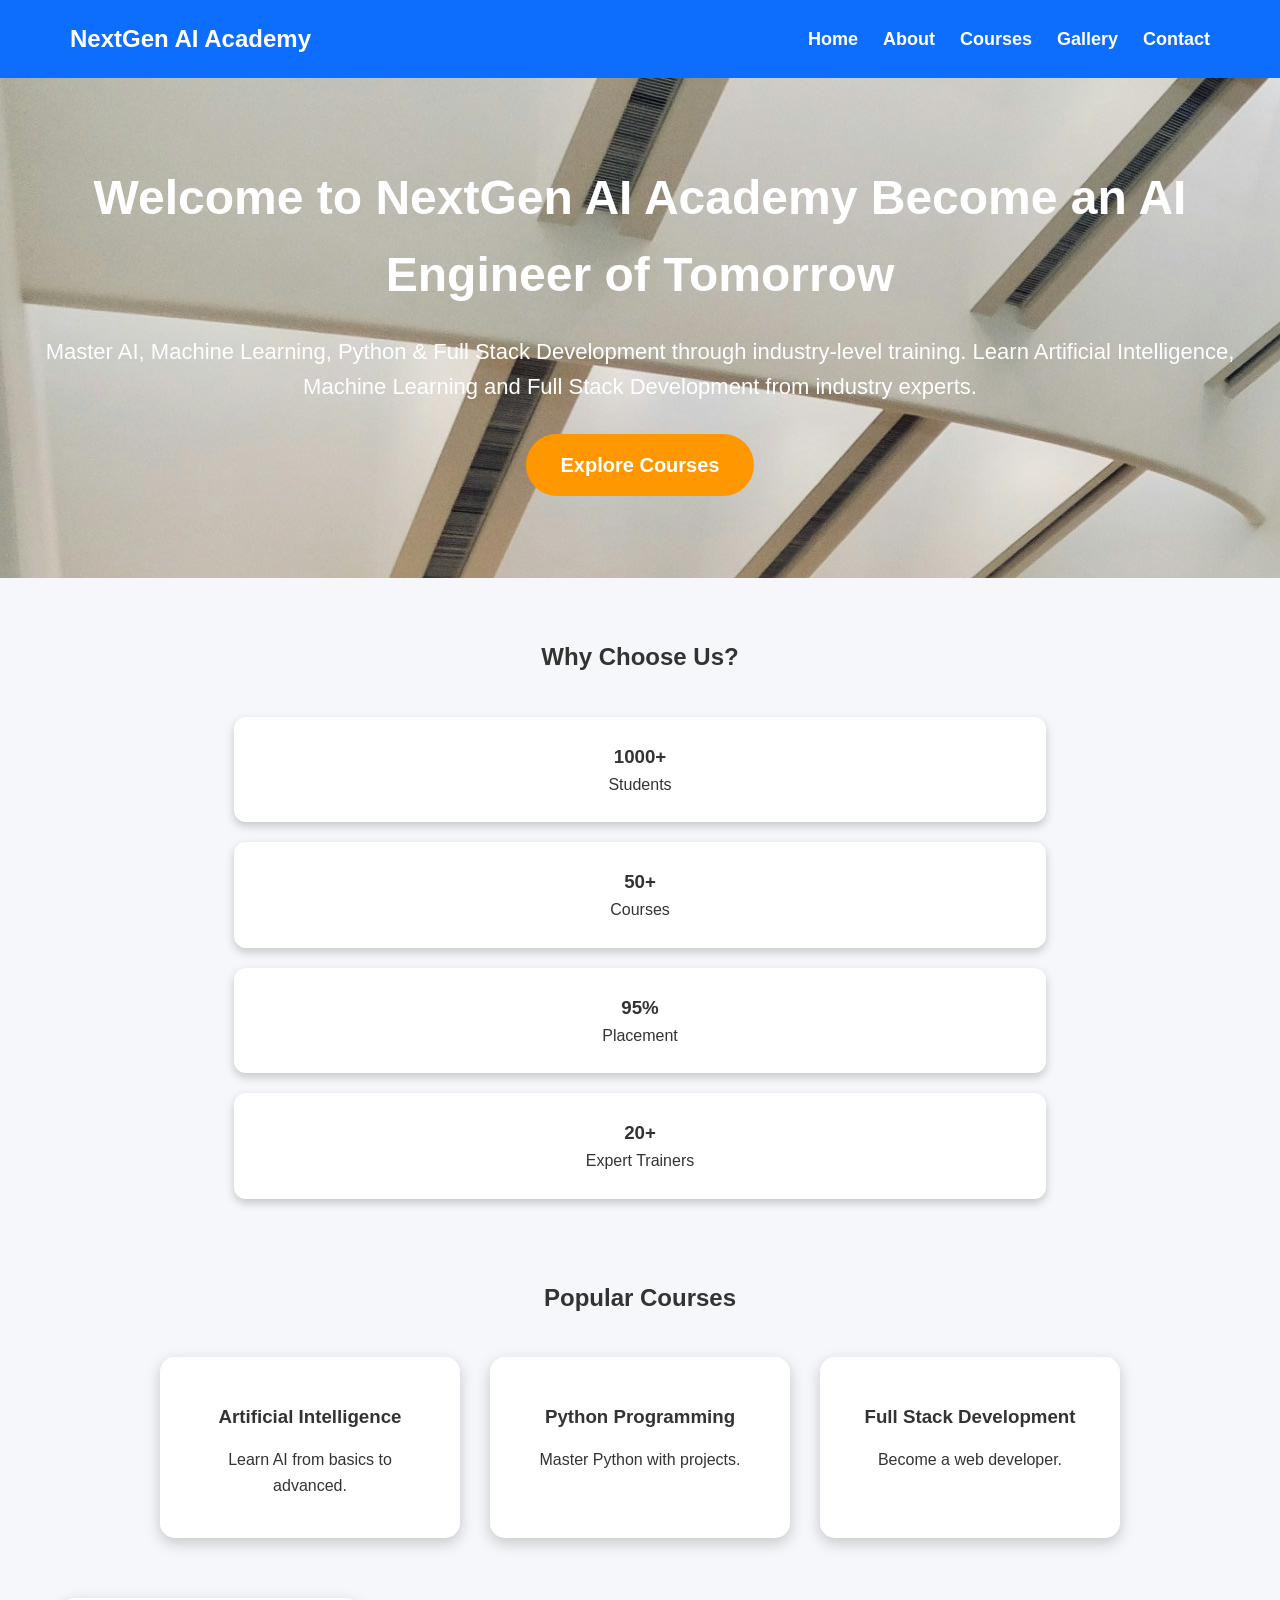
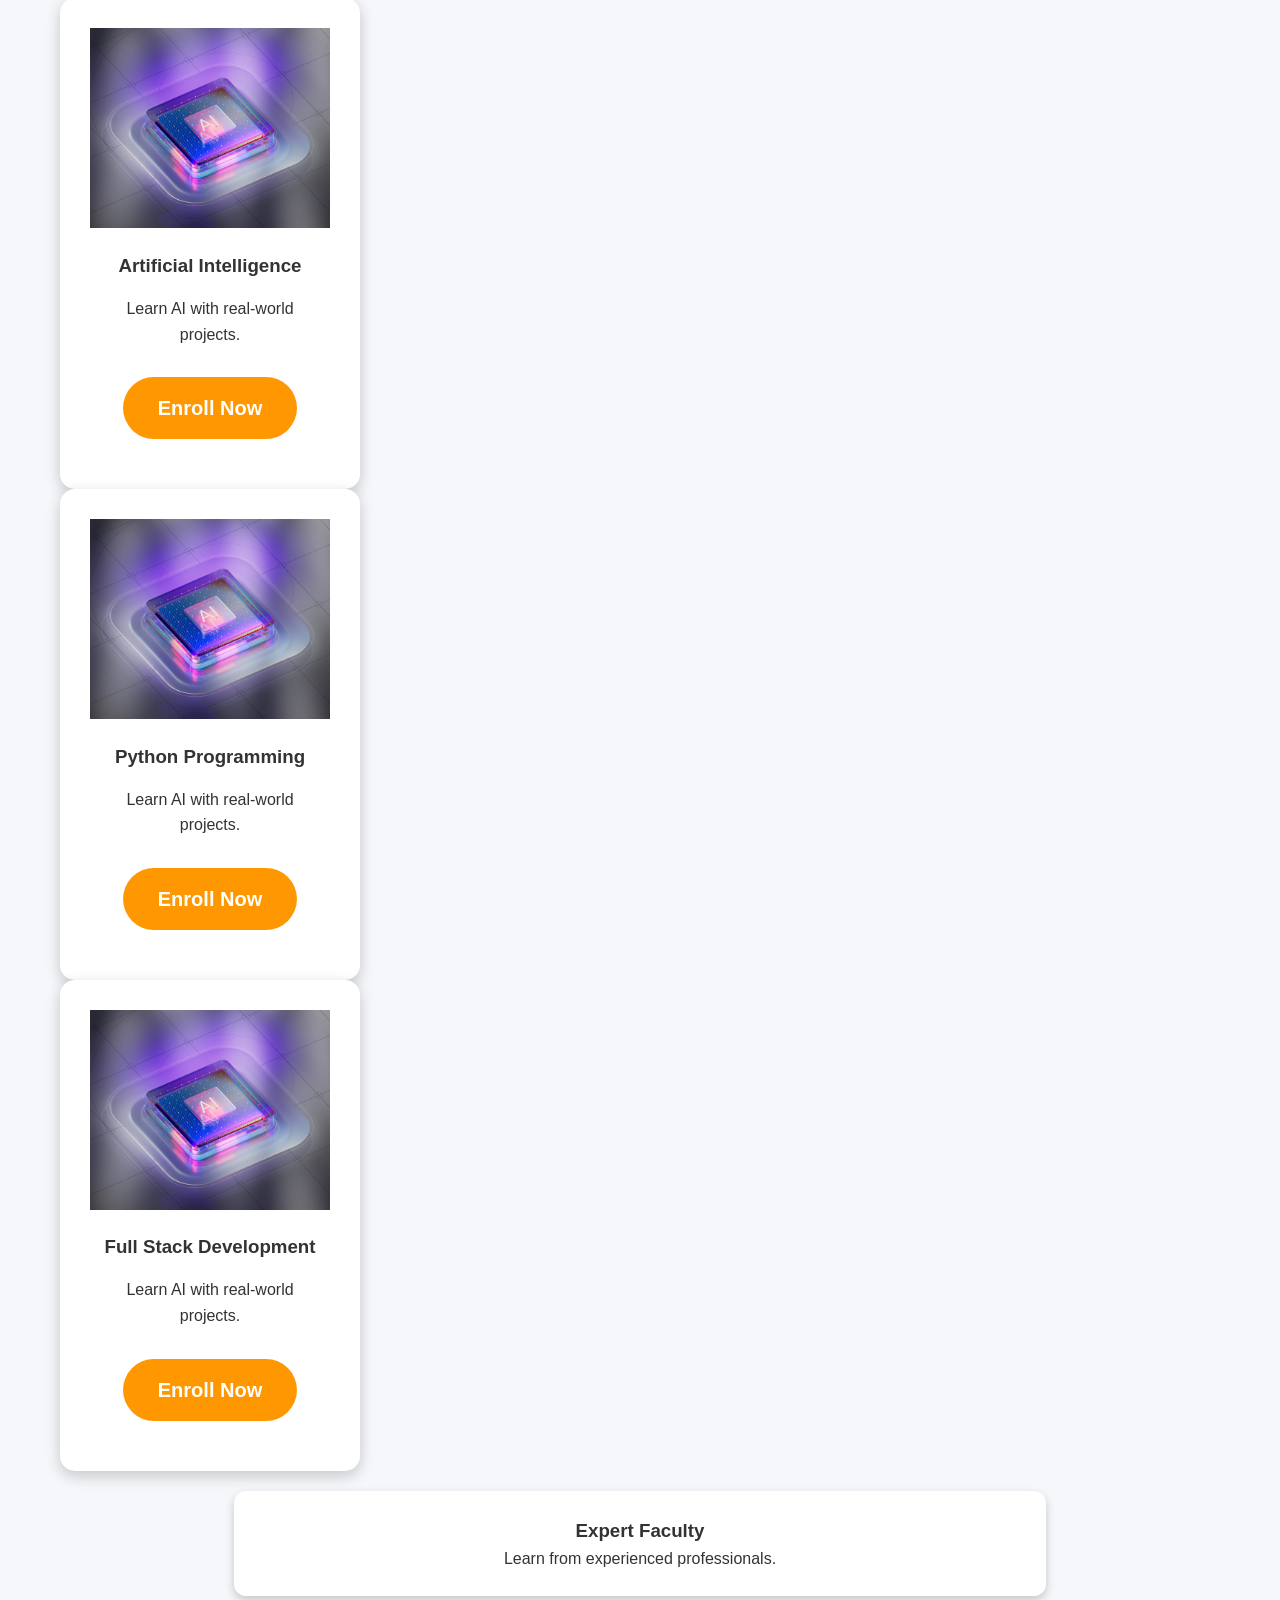
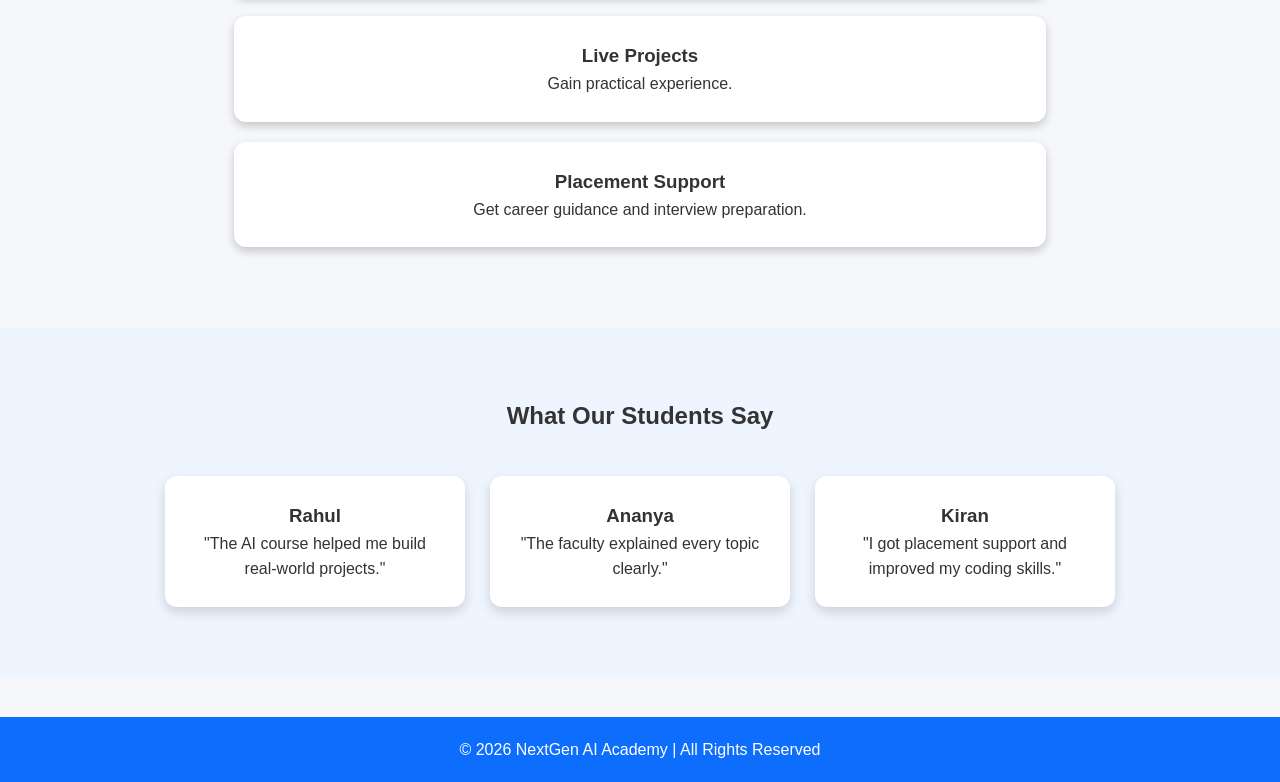
<file: index.html>
<!DOCTYPE html>
<html lang="en">

<head>

    <title>NextGen AI Academy</title>

    <meta name="description" content="Best AI, ML and Full Stack Development Institute">

    <meta name="keywords" content="AI, Machine Learning, Python, Full Stack">

    <meta name="author" content="Your Name">

    <meta charset="UTF-8">

    <meta name="viewport" content="width=device-width, initial-scale=1.0">

    <link rel="stylesheet" href="css/style.css">

</head>

<body>
    <header>
        <nav>
            <h2>NextGen AI Academy</h2>

            <ul>
                <li><a href="index.html">Home</a></li>
                <li><a href="about.html">About</a></li>
                <li><a href="courses.html">Courses</a></li>
                <li><a href="gallery.html">Gallery</a></li>
                <li><a href="contact.html">Contact</a></li>
            </ul>
        </nav>
    </header>
    <section class="hero">

        <h1>Welcome to NextGen AI Academy

            Become an AI Engineer of Tomorrow
        </h1>

        <p>
            Master AI, Machine Learning,
            Python & Full Stack Development
            through industry-level training.

            Learn Artificial Intelligence,
            Machine Learning and Full Stack Development
            from industry experts.
        </p>

        <a href="courses.html" class="btn">
            Explore Courses
        </a>

    </section>
    <section class="features">

        <h2>Why Choose Us?</h2>

        <div class="feature-card">
            <h3>1000+</h3>
            <p>Students</p>
        </div>

        <div class="feature-card">
            <h3>50+</h3>
            <p>Courses</p>
        </div>

        <div class="feature-card">
            <h3>95%</h3>
            <p>Placement</p>
        </div>

        <div class="feature-card">
            <h3>20+</h3>
            <p>Expert Trainers</p>
        </div>

        <section class="courses">

            <h2>Popular Courses</h2>

            <div class="course-container">

                <div class="course-card">

                    <h3>Artificial Intelligence</h3>

                    <p>Learn AI from basics to advanced.</p>

                </div>

                <div class="course-card">

                    <h3>Python Programming</h3>

                    <p>Master Python with projects.</p>

                </div>

                <div class="course-card">

                    <h3>Full Stack Development</h3>

                    <p>Become a web developer.</p>

                </div>

            </div>

        </section>

        <div class="course-card">

            <img src="images/ai.jpg" alt="Artificial Intelligence">

            <h3>Artificial Intelligence</h3>

            <p>Learn AI with real-world projects.</p>

            <a href="courses.html" class="btn">Enroll Now</a>

        </div>


        <div class="course-card">

            <img src="images/ai.jpg" alt="Python Programming">

            <h3>Python Programming</h3>

            <p>Learn AI with real-world projects.</p>

            <a href="courses.html" class="btn">Enroll Now</a>

        </div>


        <div class="course-card">

            <img src="images/ai.jpg" alt="Full Stack Development">

            <h3>Full Stack Development</h3>

            <p>Learn AI with real-world projects.</p>

            <a href="courses.html" class="btn">Enroll Now</a>

        </div>

        <div class="feature-card">
            <h3>Expert Faculty</h3>
            <p>Learn from experienced professionals.</p>
        </div>

        <div class="feature-card">
            <h3>Live Projects</h3>
            <p>Gain practical experience.</p>
        </div>

        <div class="feature-card">
            <h3>Placement Support</h3>
            <p>Get career guidance and interview preparation.</p>
        </div>

    </section>
    <section class="testimonials">

        <h2>What Our Students Say</h2>

        <div class="testimonial-container">

            <div class="testimonial-card">
                <h3>Rahul</h3>
                <p>"The AI course helped me build real-world projects."</p>
            </div>

            <div class="testimonial-card">
                <h3>Ananya</h3>
                <p>"The faculty explained every topic clearly."</p>
            </div>

            <div class="testimonial-card">
                <h3>Kiran</h3>
                <p>"I got placement support and improved my coding skills."</p>
            </div>

        </div>

    </section>

    <footer>

        <p>© 2026 NextGen AI Academy | All Rights Reserved</p>

    </footer>

</body>

</html>
</file>
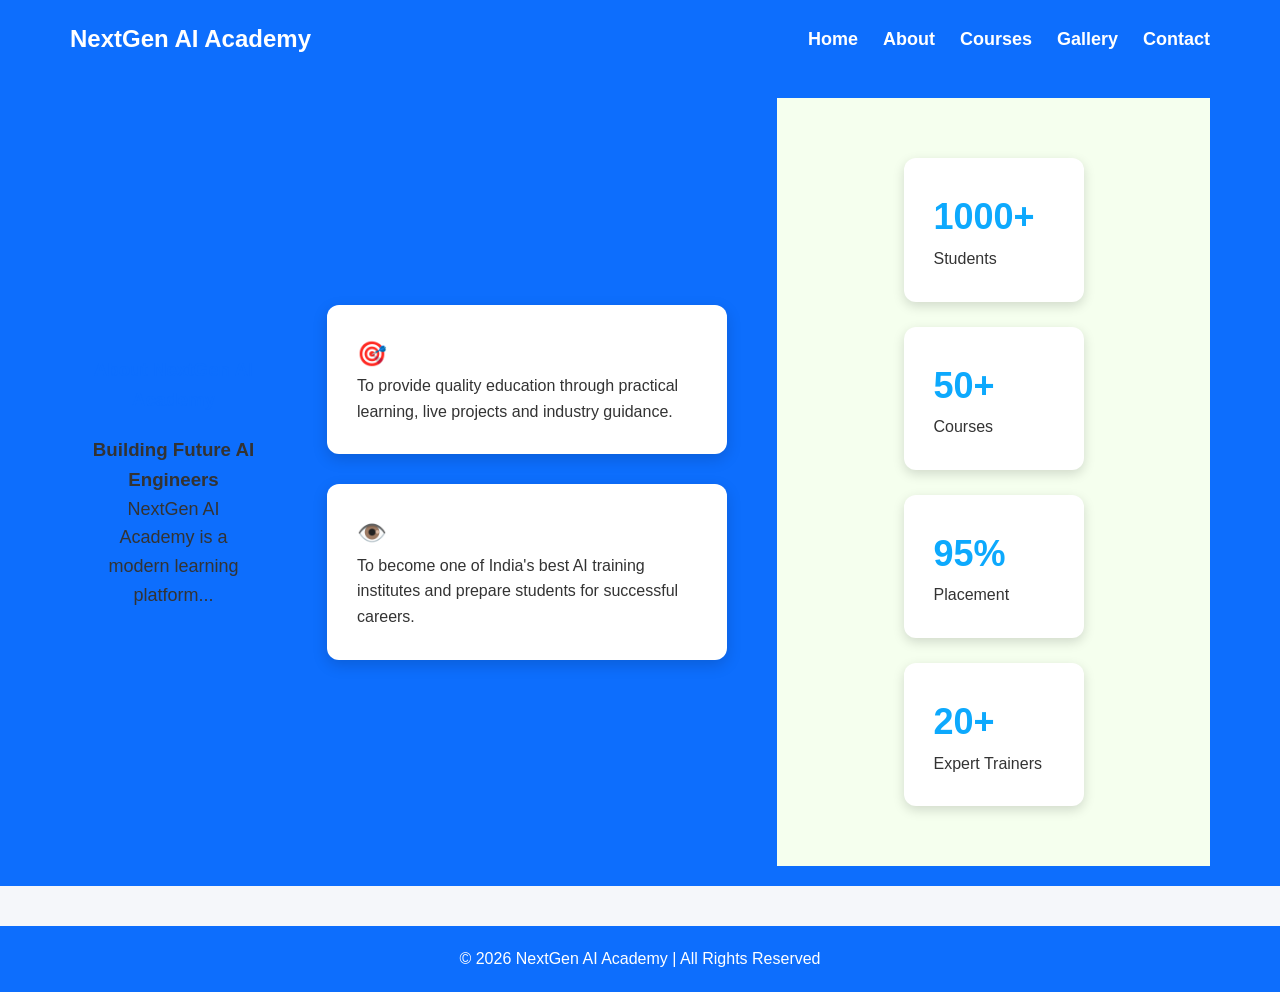
<file: about.html>
<!DOCTYPE html>
<html lang="en">

<head>

    <title>NextGen AI Academy</title>

    <meta name="description" content="Best AI, ML and Full Stack Development Institute">

    <meta name="keywords" content="AI, Machine Learning, Python, Full Stack">

    <meta name="author" content="Your Name">

    <meta charset="UTF-8">

    <meta name="viewport" content="width=device-width, initial-scale=1.0">

    <link rel="stylesheet" href="css/style.css">

</head>

<body>
    <header>
        <nav>
            <h2>NextGen AI Academy</h2>

            <ul>
                <li><a href="index.html">Home</a></li>
                <li><a href="about.html">About</a></li>
                <li><a href="courses.html">Courses</a></li>
                <li><a href="gallery.html">Gallery</a></li>
                <li><a href="contact.html">Contact</a></li>
            </ul>
        </nav>
    </header>
    <header>
        <nav>
            <section class="about">

                <h1>About NextGen AI Academy</h1>

                <h3>Building Future AI Engineers</h3>

                <p>
                    NextGen AI Academy is a modern learning platform...
                </p>

            </section>

            <section class="mission">

                <div class="box">
                    <h2>🎯 Our Mission</h2>
                    <p>
                        To provide quality education through practical learning,
                        live projects and industry guidance.
                    </p>
                </div>

                <div class="box">
                    <h2>👁️ Our Vision</h2>
                    <p>
                        To become one of India's best AI training institutes
                        and prepare students for successful careers.
                    </p>
                </div>

            </section>

            <section class="stats">

                <div class="stat-box">
                    <h2>1000+</h2>
                    <p>Students</p>
                </div>

                <div class="stat-box">
                    <h2>50+</h2>
                    <p>Courses</p>
                </div>

                <div class="stat-box">
                    <h2>95%</h2>
                    <p>Placement</p>
                </div>

                <div class="stat-box">
                    <h2>20+</h2>
                    <p>Expert Trainers</p>
                </div>

            </section>
        </nav>
    </header>

    <footer>

        <p>

            © 2026 NextGen AI Academy | All Rights Reserved

        </p>

    </footer>

</body>

</html>
</file>
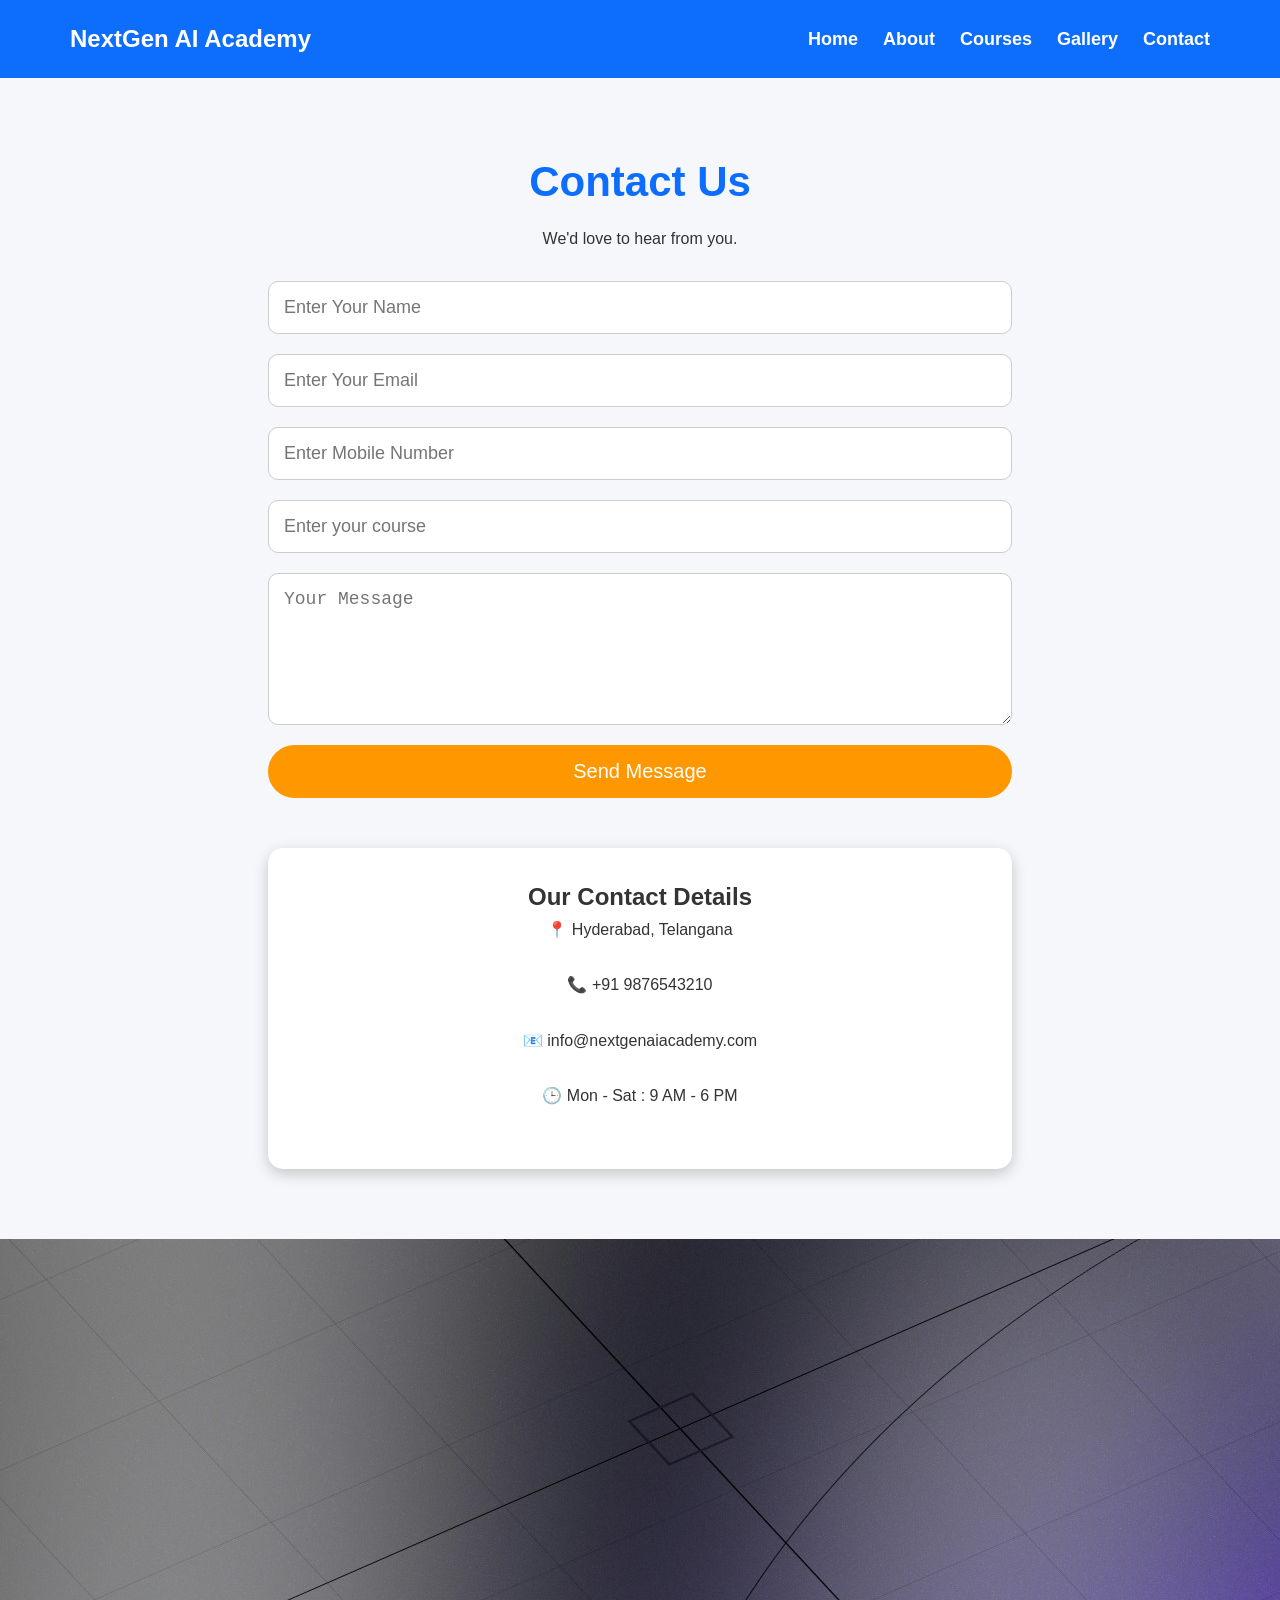
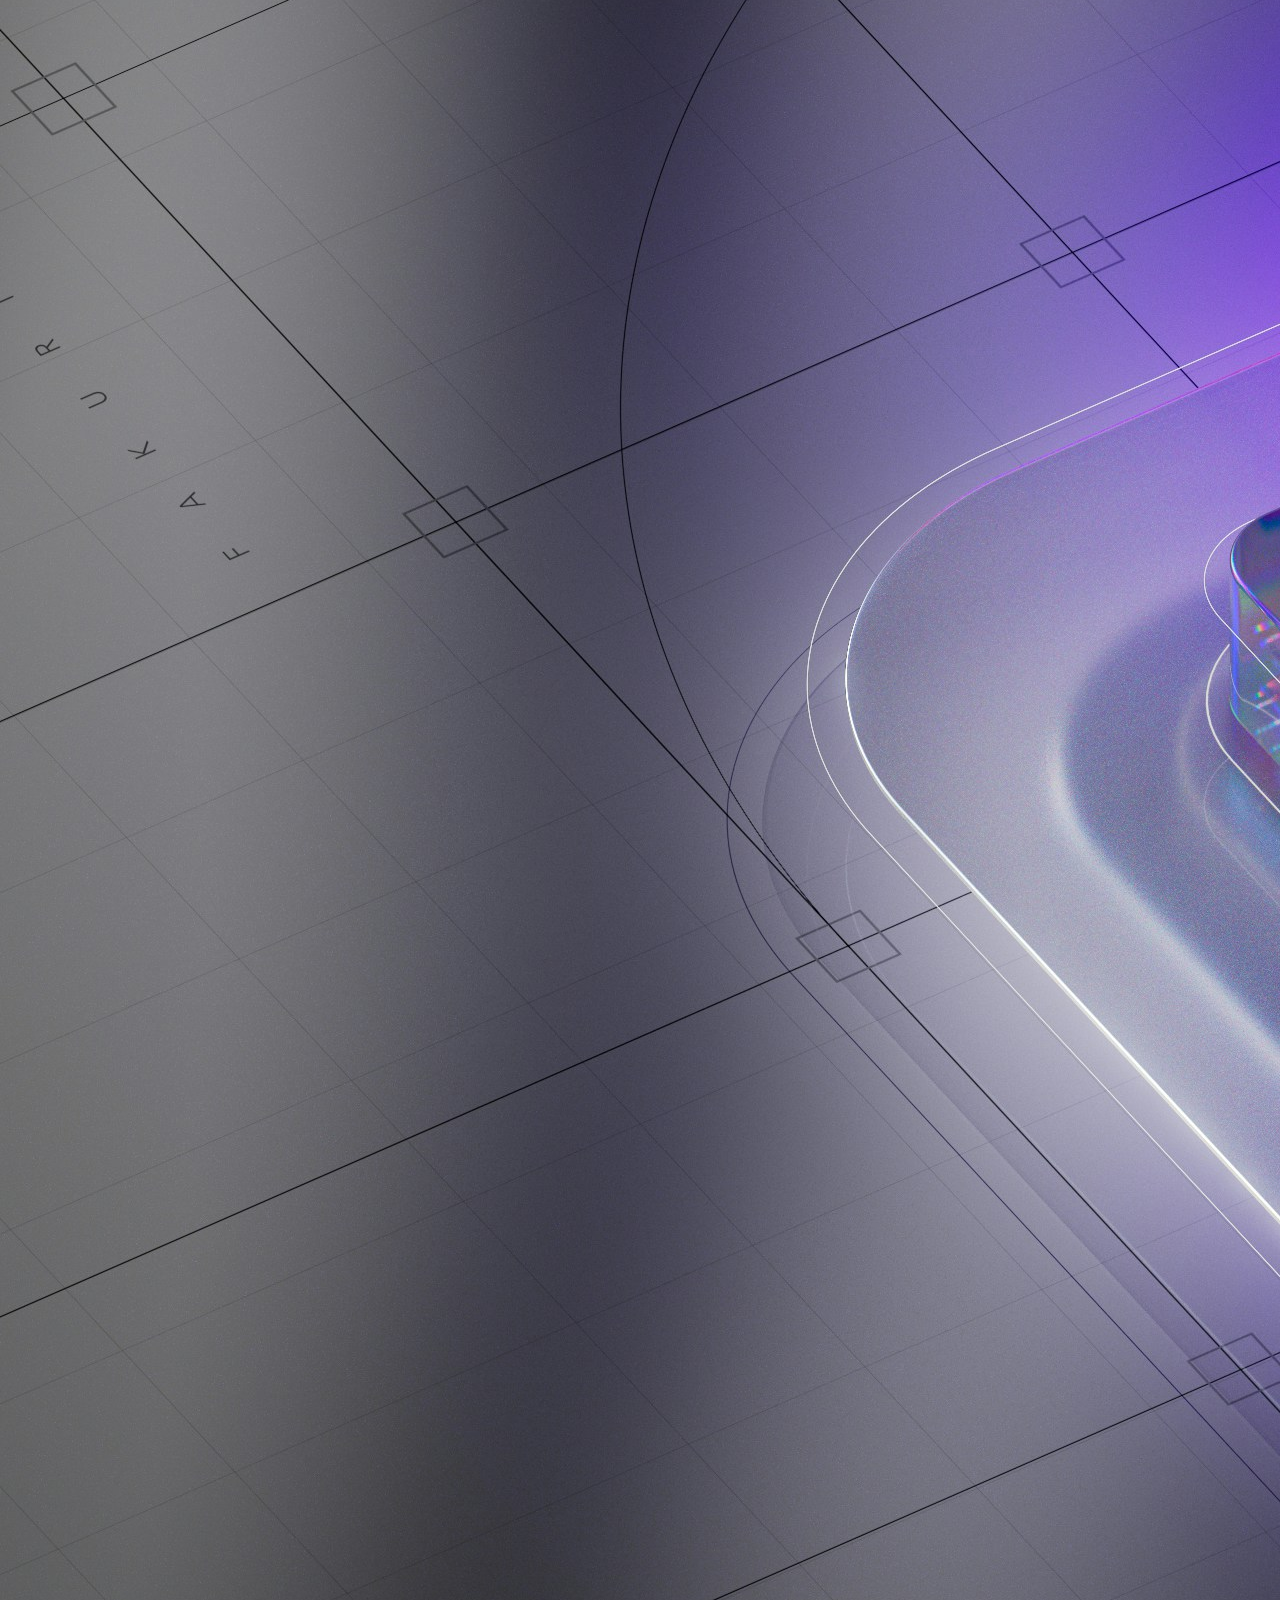
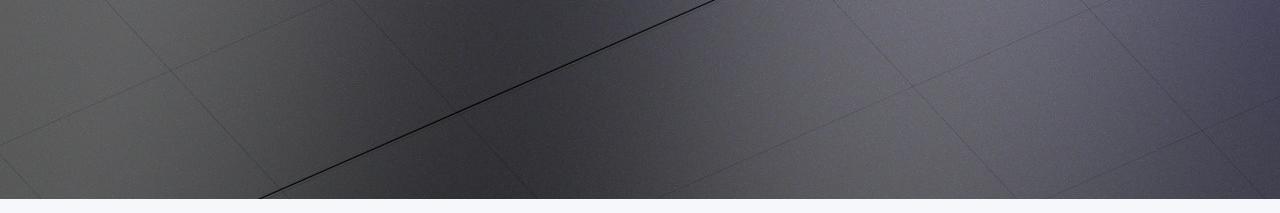
<file: contact.html>
<!DOCTYPE html>
<html lang="en">

<head>

    <title>NextGen AI Academy</title>

    <meta name="description" content="Best AI, ML and Full Stack Development Institute">

    <meta name="keywords" content="AI, Machine Learning, Python, Full Stack">

    <meta name="author" content="Your Name">

    <meta charset="UTF-8">

    <meta name="viewport" content="width=device-width, initial-scale=1.0">

    <link rel="stylesheet" href="css/style.css">

</head>

<body>

    <header>

        <nav>

            <h2>NextGen AI Academy</h2>

            <ul>

                <li><a href="index.html">Home</a></li>

                <li><a href="about.html">About</a></li>

                <li><a href="courses.html">Courses</a></li>

                <li><a href="gallery.html">Gallery</a></li>

                <li><a href="contact.html">Contact</a></li>

            </ul>

        </nav>

    </header>

    <section class="contact">

        <h1>Contact Us</h1>

        <p>We'd love to hear from you.</p>

        <form id="contactForm">

            <input type="text" id="name" placeholder="Enter Your Name" required>

            <input type="email" id="email" placeholder="Enter Your Email" required>

            <input type="tel" id="phone" placeholder="Enter Mobile Number" required>

            <input typr="course" id=" Enter your course " placeholder="Enter your course" required>

            <textarea id="message" placeholder="Your Message" rows="6" required></textarea>

            <button type="submit">
                Send Message
            </button>

        </form>

        <div class="contact-info">

            <h2>Our Contact Details</h2>

            <p>📍 Hyderabad, Telangana</p>

            <p>📞 +91 9876543210</p>

            <p>📧 info@nextgenaiacademy.com</p>

            <p>🕒 Mon - Sat : 9 AM - 6 PM</p>

        </div>

    </section>

    <img src="images/ai.jpg">

    <script src="js/script.js"></script>

</body>

</html>
</file>
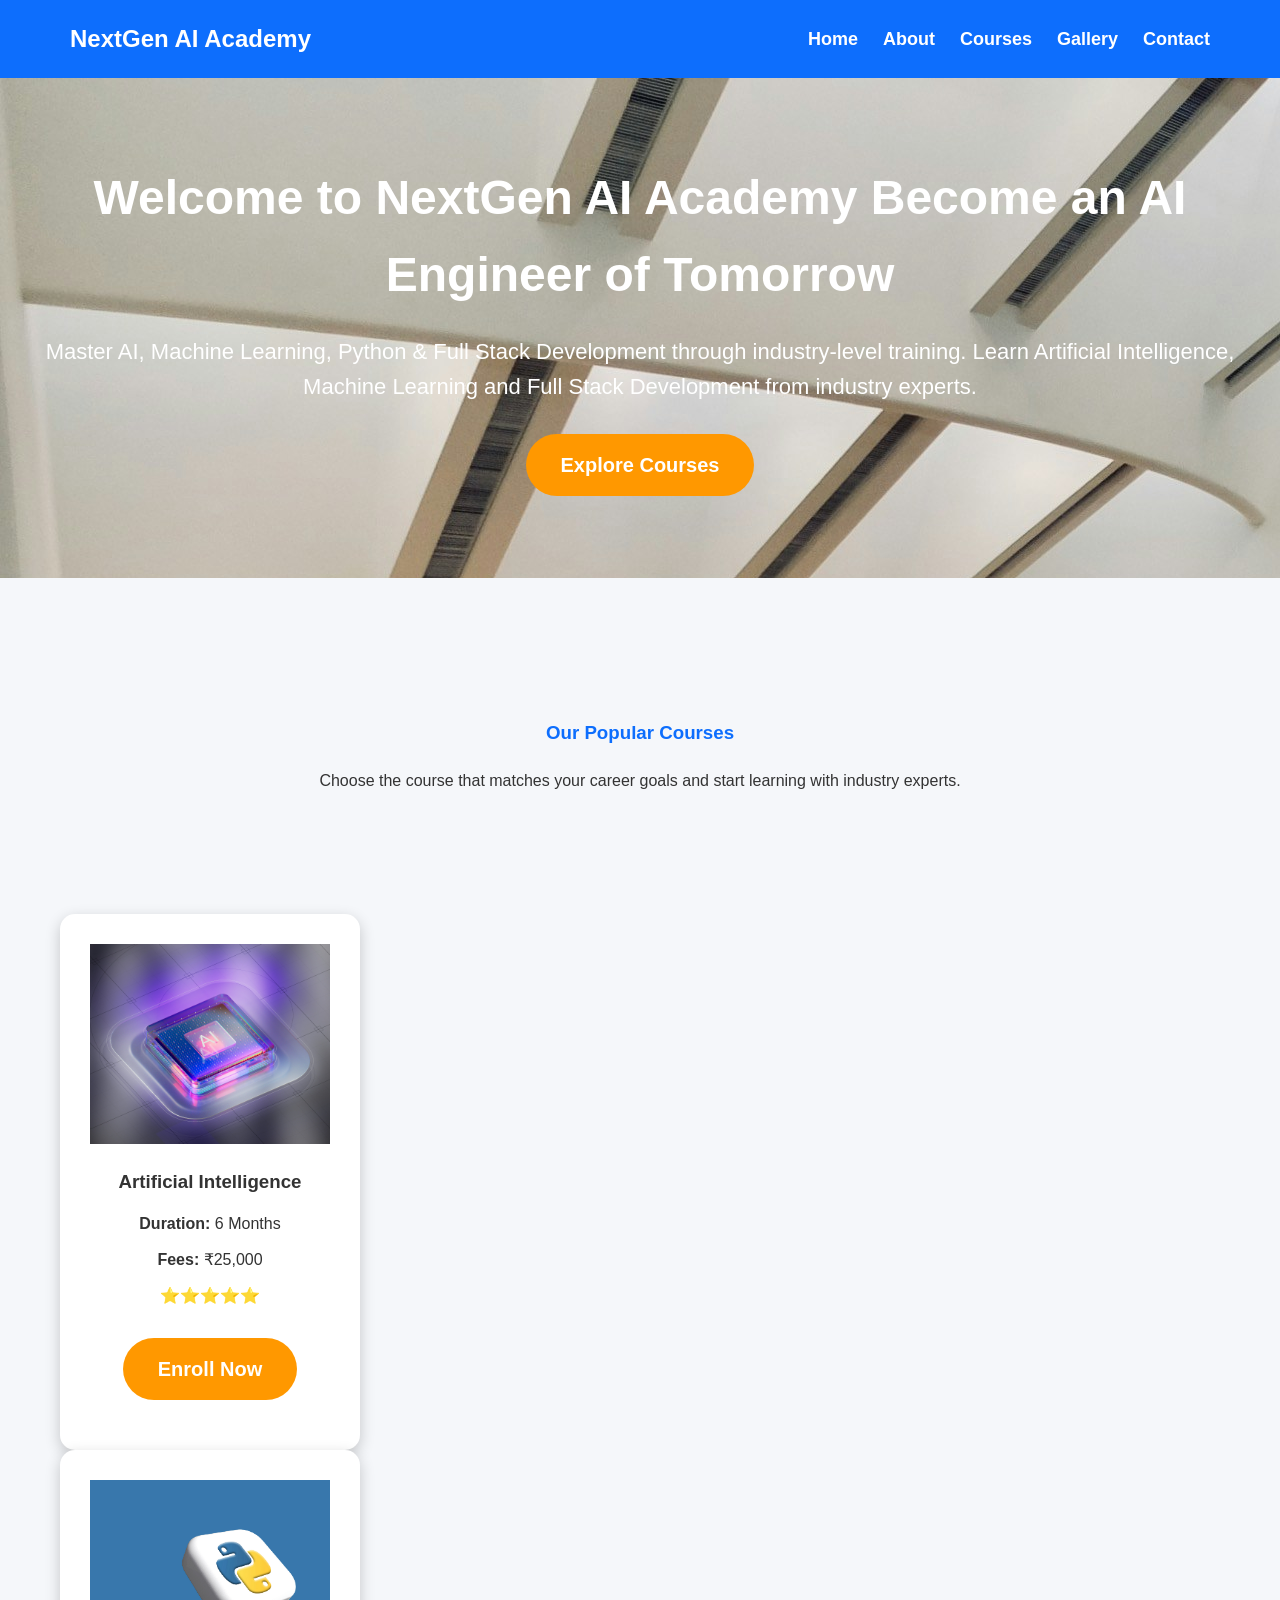
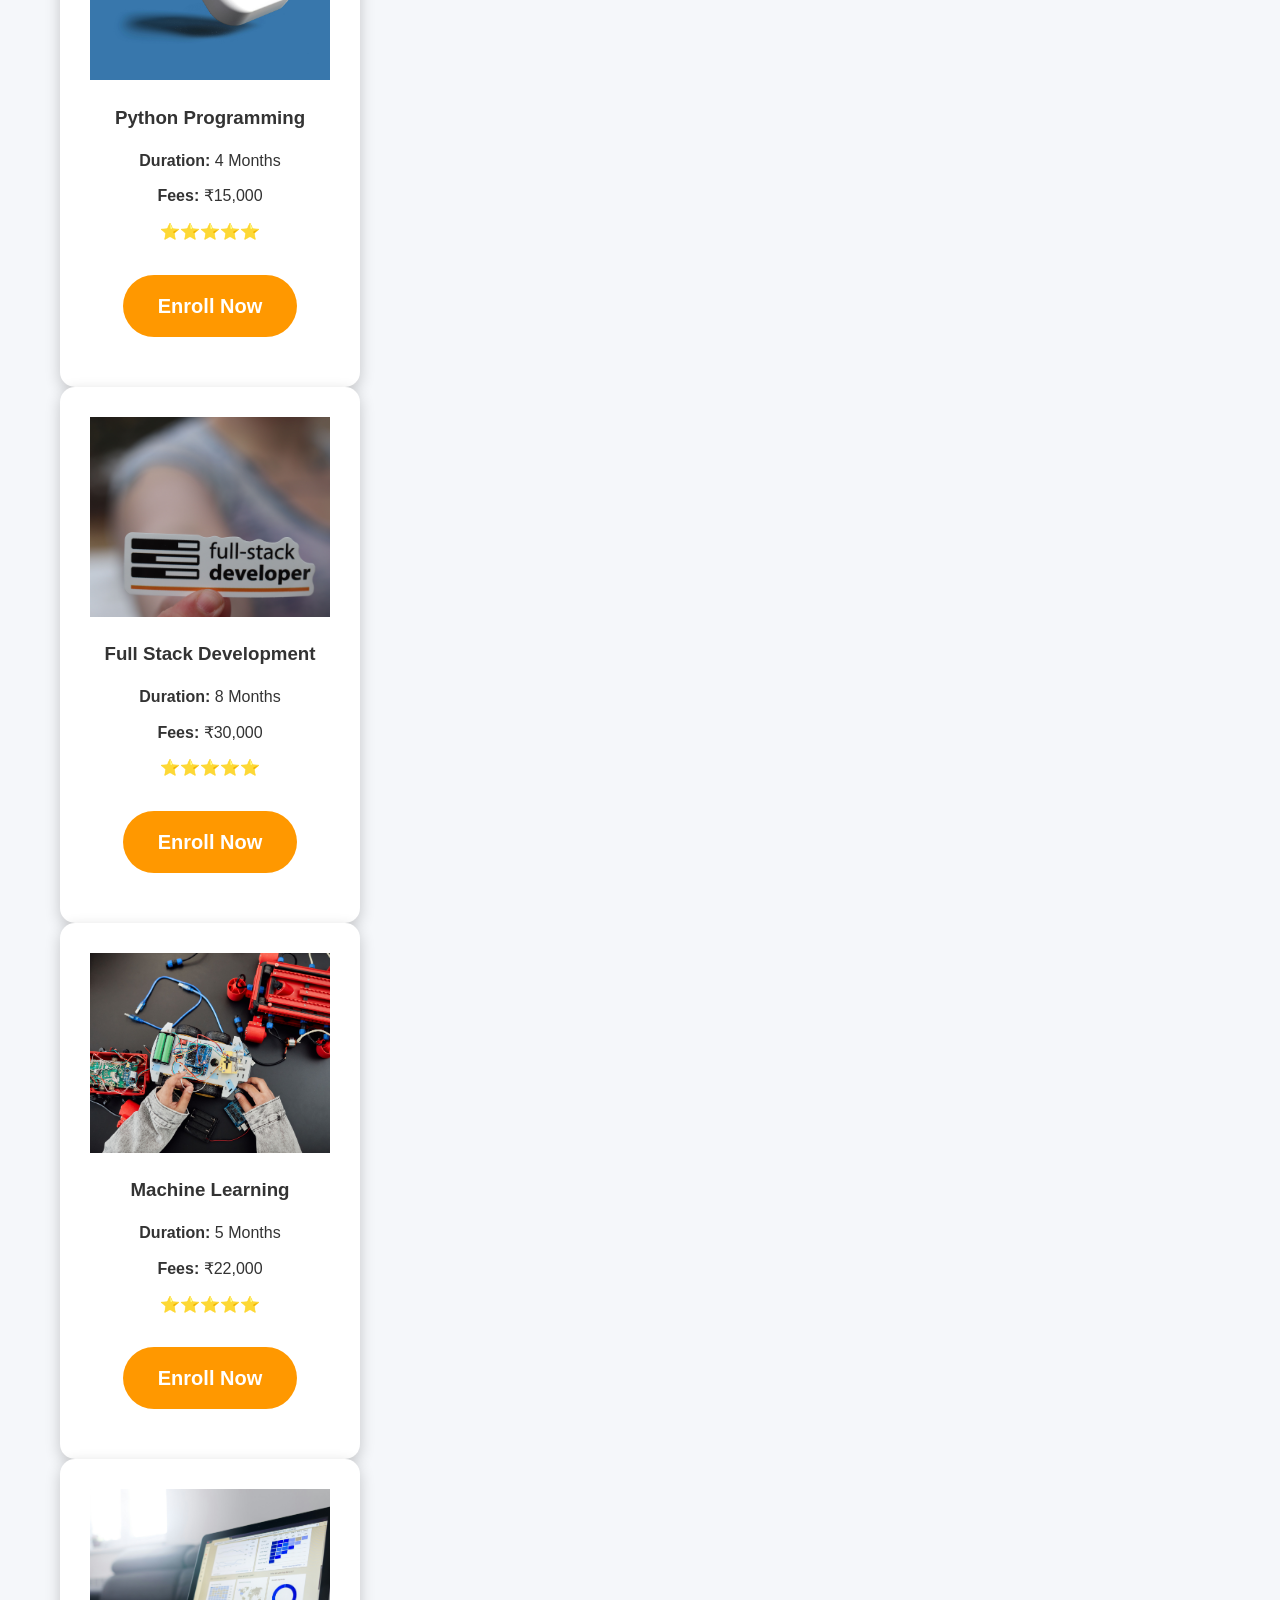
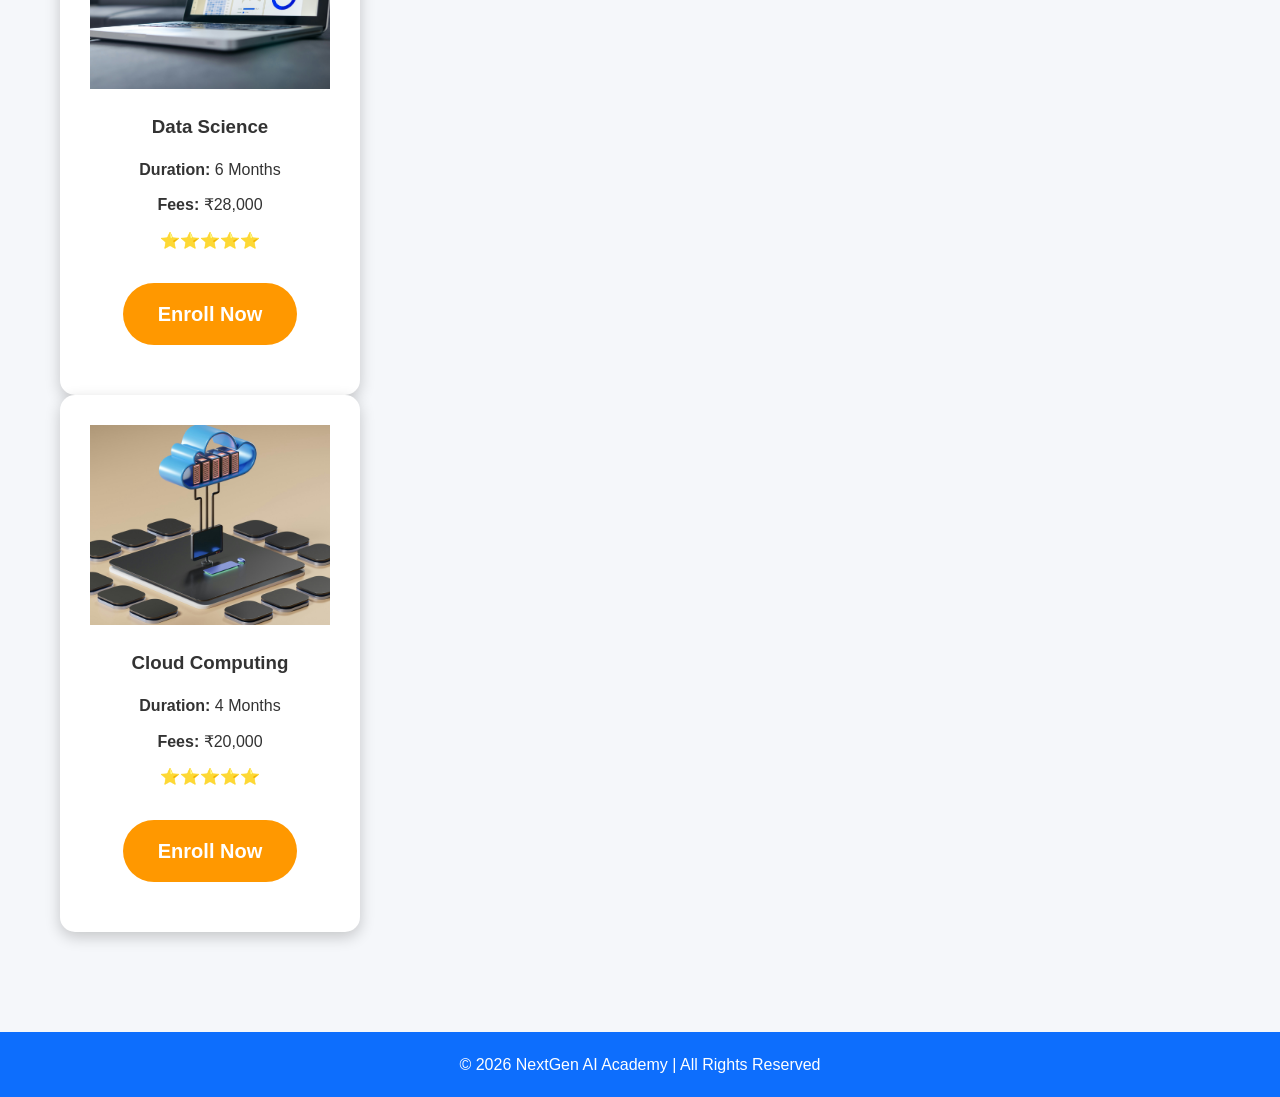
<file: courses.html>
<!DOCTYPE html>
<html lang="en">

<head>

    <title>NextGen AI Academy</title>

    <meta name="description" content="Best AI, ML and Full Stack Development Institute">

    <meta name="keywords" content="AI, Machine Learning, Python, Full Stack">

    <meta name="author" content="Your Name">

    <meta charset="UTF-8">

    <meta name="viewport" content="width=device-width, initial-scale=1.0">

    <link rel="stylesheet" href="css/style.css">

</head>

<body>
    <header>
        <nav>
            <h2>NextGen AI Academy</h2>

            <ul>
                <li><a href="index.html">Home</a></li>
                <li><a href="about.html">About</a></li>
                <li><a href="courses.html">Courses</a></li>
                <li><a href="gallery.html">Gallery</a></li>
                <li><a href="contact.html">Contact</a></li>
            </ul>
        </nav>
    </header>
    <section class="hero">

        <h1>Welcome to NextGen AI Academy

            Become an AI Engineer of Tomorrow
        </h1>

        <p>
            Master AI, Machine Learning,
            Python & Full Stack Development
            through industry-level training.

            Learn Artificial Intelligence,
            Machine Learning and Full Stack Development
            from industry experts.
        </p>

        <a href="courses.html" class="btn">
            Explore Courses
        </a>

    </section>
    <section class="features">

        <section class="course-page">

            <h1>Our Popular Courses</h1>

            <p>
                Choose the course that matches your career goals and
                start learning with industry experts.
            </p>

            <div class="course-container">

        </section>
        <div class="course-card">

            <img src="images/ai.jpg" alt="Artificial Intelligence">

            <h3>Artificial Intelligence</h3>

            <p><strong>Duration:</strong> 6 Months</p>

            <p><strong>Fees:</strong> ₹25,000</p>

            <p>⭐⭐⭐⭐⭐</p>

            <a href="contact.html" class="btn">Enroll Now</a>

        </div>


        <div class="course-card">

            <img src="images/python.jpg" alt="Python Programming">

            <h3>Python Programming</h3>

            <p><strong>Duration:</strong> 4 Months</p>

            <p><strong>Fees:</strong> ₹15,000</p>

            <p>⭐⭐⭐⭐⭐</p>

            <a href="contact.html" class="btn">Enroll Now</a>

        </div>


        <div class="course-card">

            <img src="images/fullstack.jpg" alt="Full Stack Development">

            <h3>Full Stack Development</h3>

            <p><strong>Duration:</strong> 8 Months</p>

            <p><strong>Fees:</strong> ₹30,000</p>

            <p>⭐⭐⭐⭐⭐</p>

            <a href="contact.html" class="btn">Enroll Now</a>

        </div>


        <div class="course-card">

            <img src="images/ml.jpg" alt="Machine Learning">

            <h3>Machine Learning</h3>

            <p><strong>Duration:</strong> 5 Months</p>

            <p><strong>Fees:</strong> ₹22,000</p>

            <p>⭐⭐⭐⭐⭐</p>

            <a href="contact.html" class="btn">Enroll Now</a>

        </div>


        <div class="course-card">

            <img src="images/data.jpg" alt="Data Science">

            <h3>Data Science</h3>

            <p><strong>Duration:</strong> 6 Months</p>

            <p><strong>Fees:</strong> ₹28,000</p>

            <p>⭐⭐⭐⭐⭐</p>

            <a href="contact.html" class="btn">Enroll Now</a>

        </div>


        <div class="course-card">

            <img src="images/cloud.jpg" alt="Cloud Computing">

            <h3>Cloud Computing</h3>

            <p><strong>Duration:</strong> 4 Months</p>

            <p><strong>Fees:</strong> ₹20,000</p>

            <p>⭐⭐⭐⭐⭐</p>

            <a href="contact.html" class="btn">Enroll Now</a>

        </div>

        </div>

    </section>

    <footer>

        <p>© 2026 NextGen AI Academy | All Rights Reserved</p>

    </footer>

</body>

</html>
</file>
<file: css/style.css>
/* Reset */

* {
    margin: 0;
    padding: 0;
    box-sizing: border-box;
}

/* Body */

body {
    font-family: Arial, sans-serif;
    background: #f5f7fa;
    color: #333333;
    line-height: 1.6;
}

/* Navigation */

.about {
    padding-top: 100px;
}

nav {
    background: #0d6efd;
    display: flex;
    justify-content: space-between;
    align-items: center;
    padding: 20px 70px;
    position: sticky;
    top: 0;
    z-index: 1000;
}

nav h2 {
    color: white;
}

nav ul {
    list-style: none;
    display: flex;
    gap: 25px;
}

nav ul li a {
    color: white;
    text-decoration: none;
    font-size: 18px;
    font-weight: bold;
}

nav ul li a:hover {
    color: yellow;
}

/* Hero Section */

.hero {
    text-align: center;
    padding: 80px 20px;
}

.hero h1 {
    font-size: 48px;
    margin-bottom: 20px;
}

.hero p {
    font-size: 22px;
    margin-bottom: 30px;
}

.hero {
    /* background-image: url("../images/hero.jpg"); */
    background-image: url("../images/hero.jpg");

    background-color: #0d6efd;

    height: 500px;

    display: flex;
    flex-direction: column;
    justify-content: center;
    align-items: center;

    color: white;
}

.btn {
    background: #0d6efd;
    color: white;
    text-decoration: none;
    padding: 15px 35px;
    border-radius: 8px;
    font-size: 18px;
}

.btn:hover {
    background: #084298;
}

.btn {

    background: #ff9800;

    padding: 15px 35px;

    border-radius: 40px;

    text-decoration: none;

    color: white;

    font-size: 20px;

    font-weight: bold;

    transition: 0.3s;

}

.btn:hover {

    background: #e68900;

    transform: scale(1.05);

}

/* Features */

.features {
    padding: 60px;
    text-align: center;
}

.features h2 {
    margin-bottom: 40px;
}

.feature-card {
    background: white;
    padding: 25px;
    margin: 20px auto;
    width: 70%;
    border-radius: 12px;
    box-shadow: 0 4px 10px rgba(0, 0, 0, 0.2);
}

.courses {

    padding: 70px 30px;

    text-align: center;

}

.course-container {

    display: flex;

    justify-content: center;

    gap: 25px;

    flex-wrap: wrap;

}

.course-card {

    background: white;

    width: 300px;

    padding: 30px;

    border-radius: 15px;

    box-shadow: 0 4px 10px rgba(0, 0, 0, 0.2);

    transition: 0.3s;

}

.course-card:hover {

    transform: translateY(-10px);

}

.courses {
    padding: 60px 40px;
    background: #f5f7fa;
    text-align: center;
}

.course-container {
    display: flex;
    justify-content: center;
    gap: 25px;
    flex-wrap: wrap;
    margin-top: 40px;
}

.course-card {
    background: white;
    width: 300px;
    padding: 30px;
    border-radius: 15px;
    box-shadow: 0 5px 15px rgba(0, 0, 0, 0.15);
    transition: 0.3s;
}

.course-card:hover {
    transform: translateY(-10px);
}

/* Testimonials */

.testimonials {
    background: #eef5ff;
    padding: 70px 30px;
    text-align: center;
}

.testimonial-container {
    display: flex;
    justify-content: center;
    gap: 25px;
    flex-wrap: wrap;
    margin-top: 40px;
}

.testimonial-card {
    background: white;
    width: 300px;
    padding: 25px;
    border-radius: 12px;
    box-shadow: 0 5px 12px rgba(0, 0, 0, 0.15);
    transition: 0.3s;
}

.testimonial-card:hover {
    transform: translateY(-8px);
}

footer {
    background: #0d6efd;
    color: white;
    text-align: center;
    padding: 20px;
    margin-top: 40px;
}

/* Mobile Responsive */

@media (max-width:768px) {

    nav {
        flex-direction: column;
        padding: 20px;
    }

    nav ul {
        flex-direction: column;
        text-align: center;
        margin-top: 15px;
    }

    .hero h1 {
        font-size: 32px;
    }

    .hero p {
        font-size: 18px;
    }

    .course-container,
    .testimonial-container {
        flex-direction: column;
        align-items: center;
    }

    .feature-card {
        width: 90%;
    }

}

/* About Page */

.about {
    text-align: center;
    padding: 70px 20px;
}

.about h1 {
    color: #0d6efd;
    margin-bottom: 20px;
}

.about p {
    max-width: 800px;
    margin: auto;
    font-size: 18px;
}

.mission {
    display: flex;
    justify-content: center;
    gap: 30px;
    flex-wrap: wrap;
    padding: 50px;
}

.box {
    width: 400px;
    background: white;
    padding: 30px;
    border-radius: 12px;
    box-shadow: 0 5px 15px rgba(0, 0, 0, 0.15);
}

.stats {
    display: flex;
    justify-content: center;
    gap: 25px;
    flex-wrap: wrap;
    padding: 60px;
    background: #f5ffee;
}

.stat-box {
    width: 180px;
    background: rgb(255, 255, 255);
    padding: 30px;
    border-radius: 12px;
    box-shadow: 0 4px 12px rgba(0, 0, 0, 0.15);
}

.stat-box h2 {
    color: #0da9fd;
    font-size: 36px;
}

/* Courses Page */

.course-page {
    padding: 80px 30px;
    text-align: center;
}

.course-page h1 {
    color: #0d6efd;
    margin-bottom: 20px;
}

.course-page p {
    margin-bottom: 30px;
}

.course-container {
    display: flex;
    justify-content: center;
    flex-wrap: wrap;
    gap: 30px;
}

.course-card {
    width: 300px;
    background: white;
    border-radius: 15px;
    overflow: hidden;
    box-shadow: 0 5px 15px rgba(0, 0, 0, 0.2);
    transition: 0.3s;
}

.course-card {
    width: 300px;
}

.course-card:hover {
    transform: translateY(-10px);
    transition: .3s;
}

.course-card img {
    width: 100%;
    height: 200px;
    object-fit: cover;
}

.course-card h3 {
    margin: 15px 0;
}

.course-card p {
    margin: 10px;
}

.course-card .btn {
    display: inline-block;
    margin: 20px;
}

/* =========================
   Gallery Section
========================= */

.gallery {
    padding: 70px 40px;
    text-align: center;
    background: #f5f7fa;
}

.gallery h1 {
    font-size: 42px;
    color: #0d6efd;
    margin-bottom: 15px;
}

.gallery p {
    font-size: 20px;
    margin-bottom: 50px;
}

.gallery-container {

    display: flex;

    flex-wrap: wrap;

    justify-content: center;

    gap: 30px;

}

.gallery-card {

    background: white;

    width: 320px;

    border-radius: 15px;

    overflow: hidden;

    box-shadow: 0 5px 15px rgba(0, 0, 0, .2);

    transition: .3s;

}

.gallery-card:hover {

    transform: translateY(-10px);

}

.gallery-card img {

    width: 100%;

    height: 220px;

    object-fit: cover;

}

.gallery-card p {

    padding: 18px;

    font-size: 18px;

    font-weight: bold;

}

/* =========================
Contact Page
========================= */

.contact {

    padding: 70px 20px;

    text-align: center;

    background: #f5f7fa;

}

.contact h1 {

    font-size: 42px;

    color: #0d6efd;

    margin-bottom: 10px;

}

.contact p {

    margin-bottom: 30px;

}

.contact form {

    width: 60%;

    margin: auto;

    display: flex;

    flex-direction: column;

    gap: 20px;

}

.contact input,

.contact textarea {

    padding: 15px;

    font-size: 18px;

    border: 1px solid #ccc;

    border-radius: 10px;

}

.contact button {

    padding: 15px;

    background: #ff9800;

    color: white;

    font-size: 20px;

    border: none;

    border-radius: 30px;

    cursor: pointer;

}

.contact button:hover {

    background: #e68900;

}

.contact-info {

    margin-top: 50px;

    background: white;

    padding: 30px;

    border-radius: 15px;

    width: 60%;

    margin-left: auto;

    margin-right: auto;

    box-shadow: 0 5px 15px rgba(0, 0, 0, .2);

}

/* =========================
Responsive Design
========================= */

@media (max-width:768px) {

    nav {

        flex-direction: column;

        padding: 20px;

    }

    nav ul {

        flex-direction: column;

        margin-top: 20px;

        gap: 15px;

    }

    .hero h1 {

        font-size: 34px;

    }

    .hero p {

        font-size: 18px;

    }

    .course-container {

        flex-direction: column;

        align-items: center;

    }

    .gallery-container {

        flex-direction: column;

        align-items: center;

    }

    .contact form {

        width: 95%;

    }

    .contact-info {

        width: 95%;

    }

    .feature-card {

        width: 95%;

    }

    .about-container {

        flex-direction: column;

    }

}
</file>
